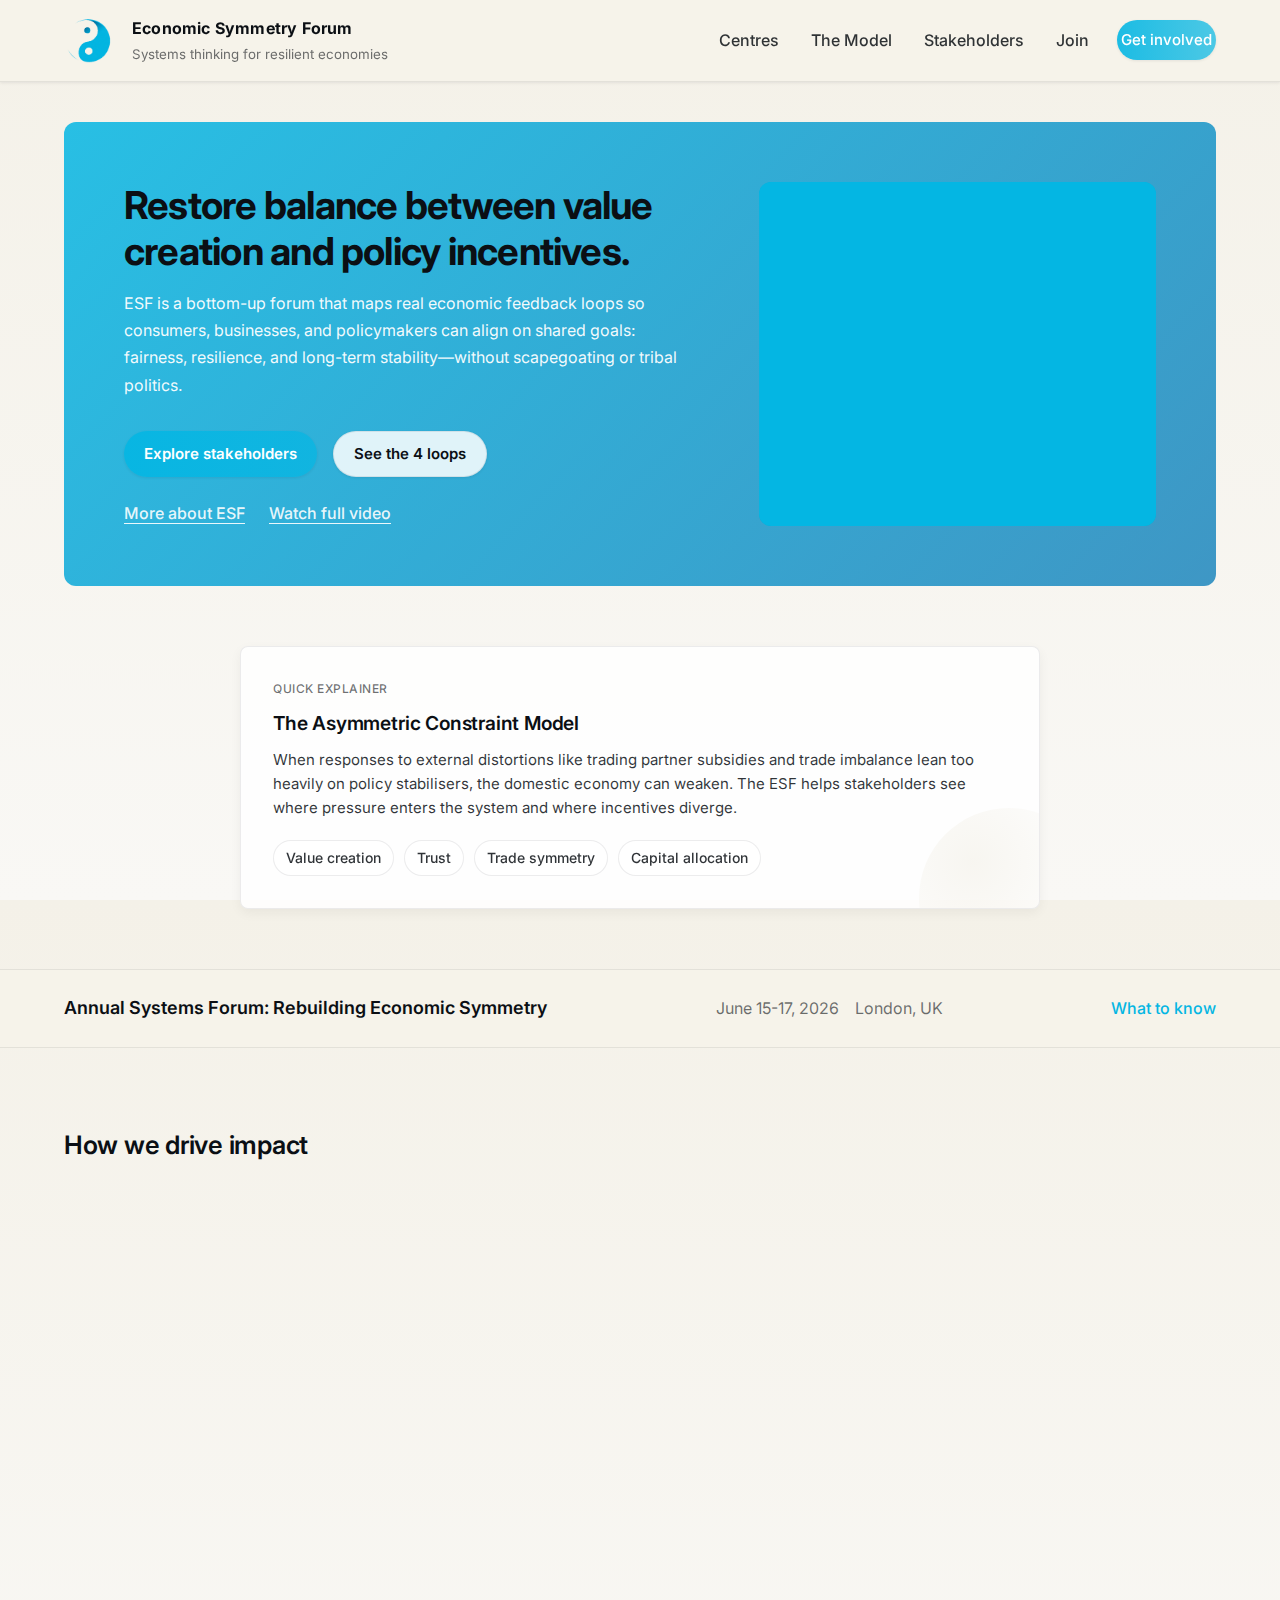
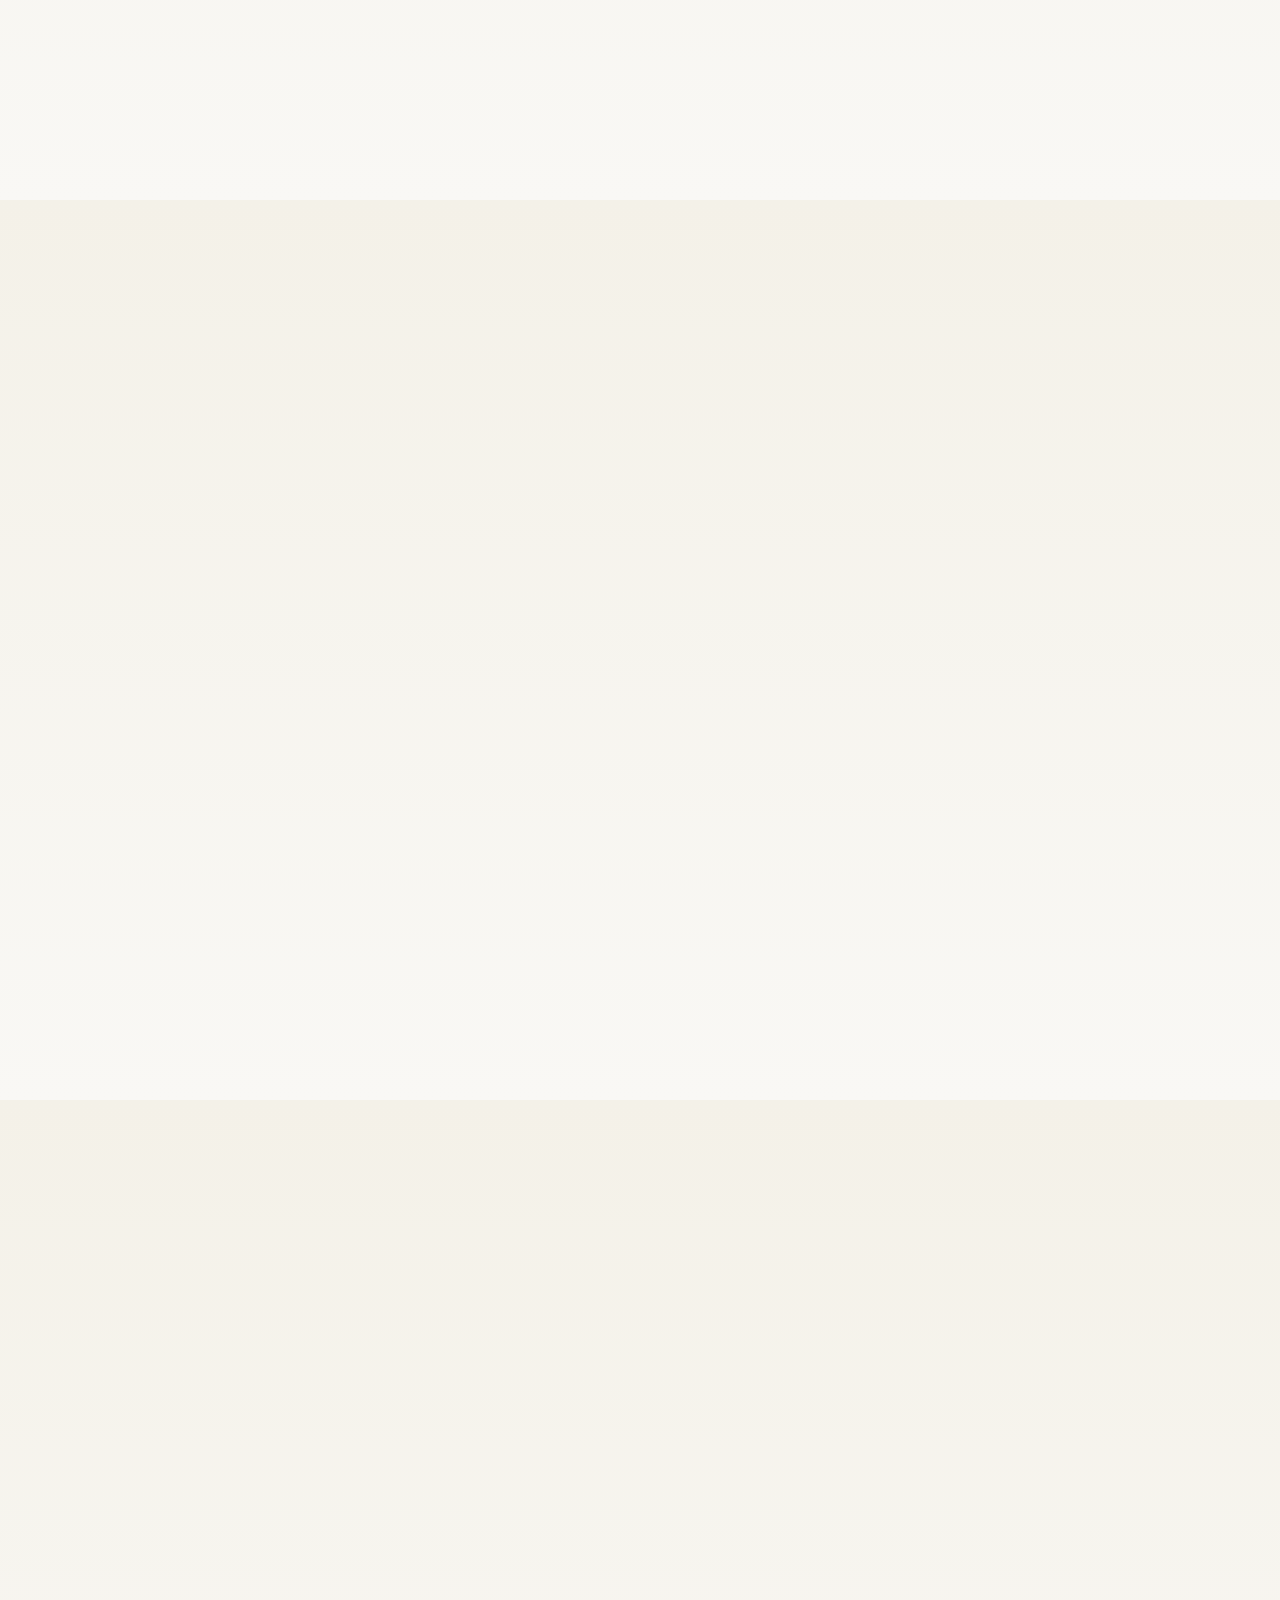
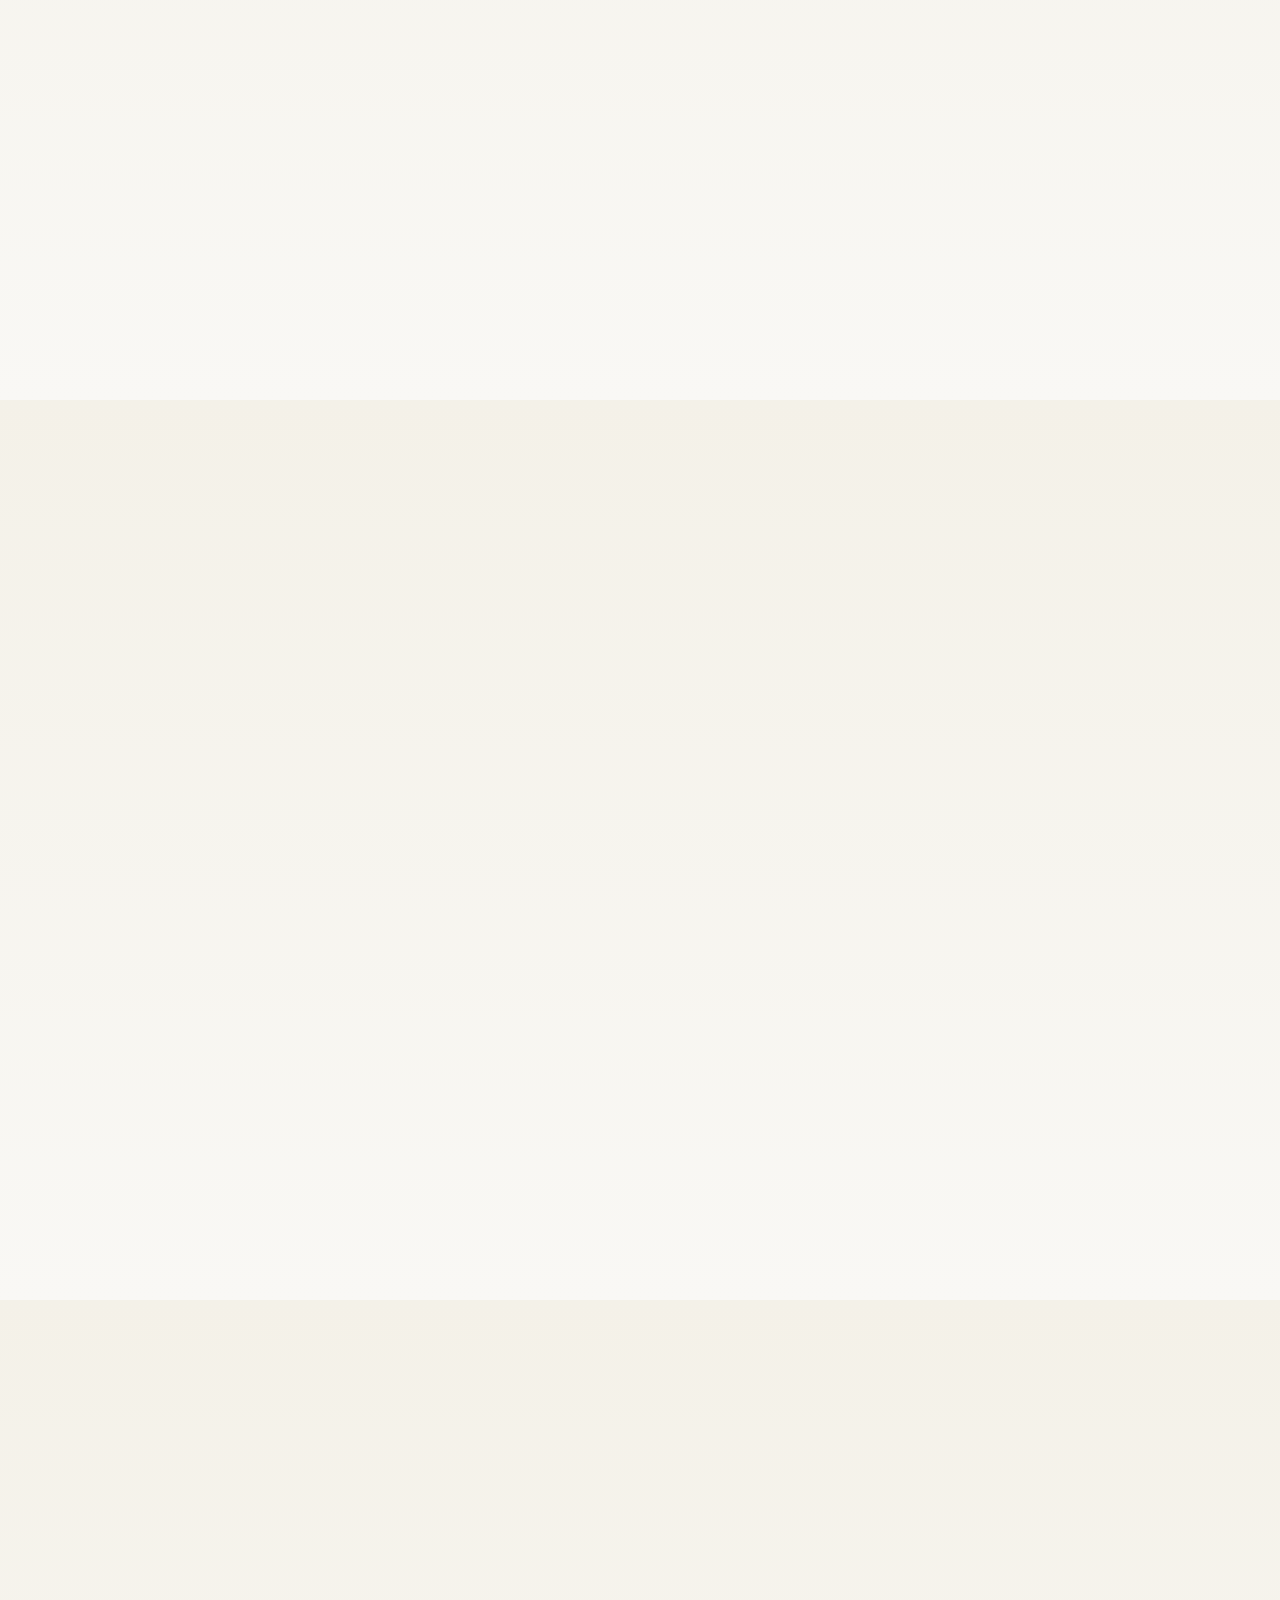
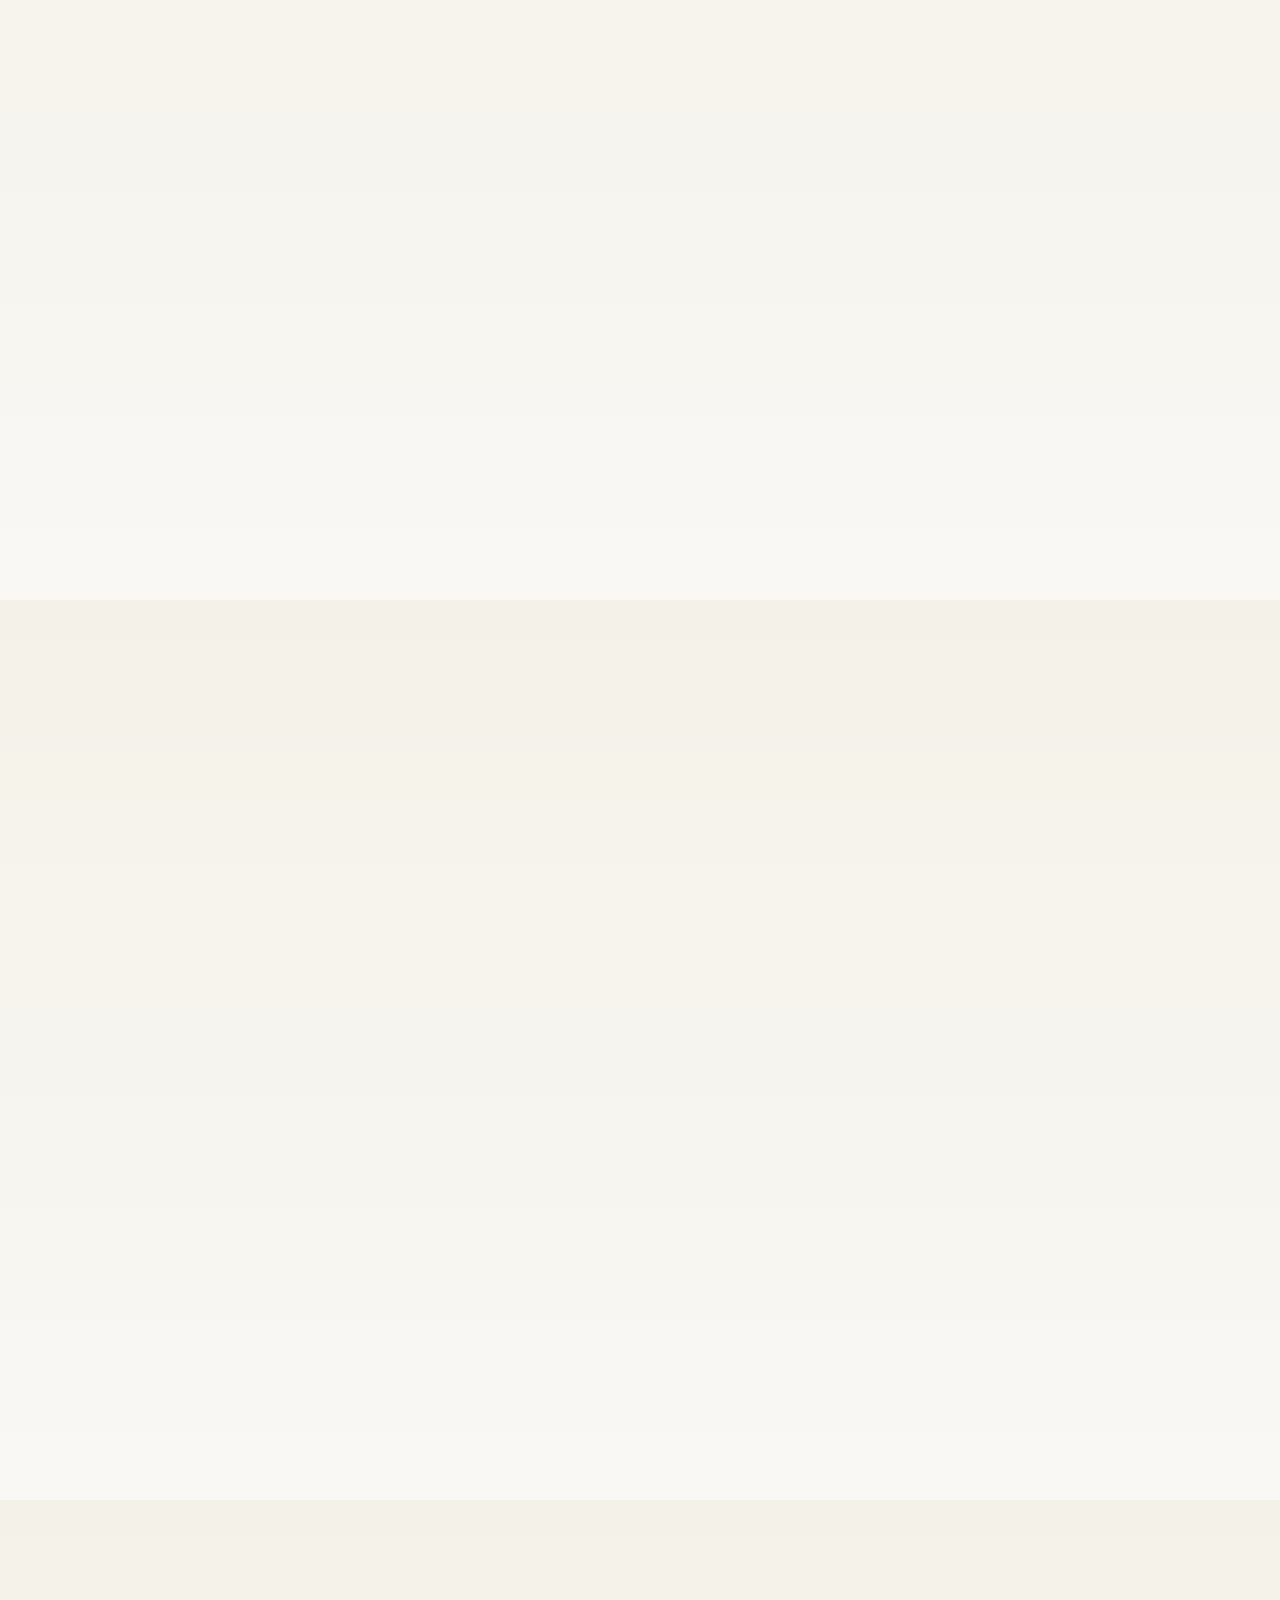
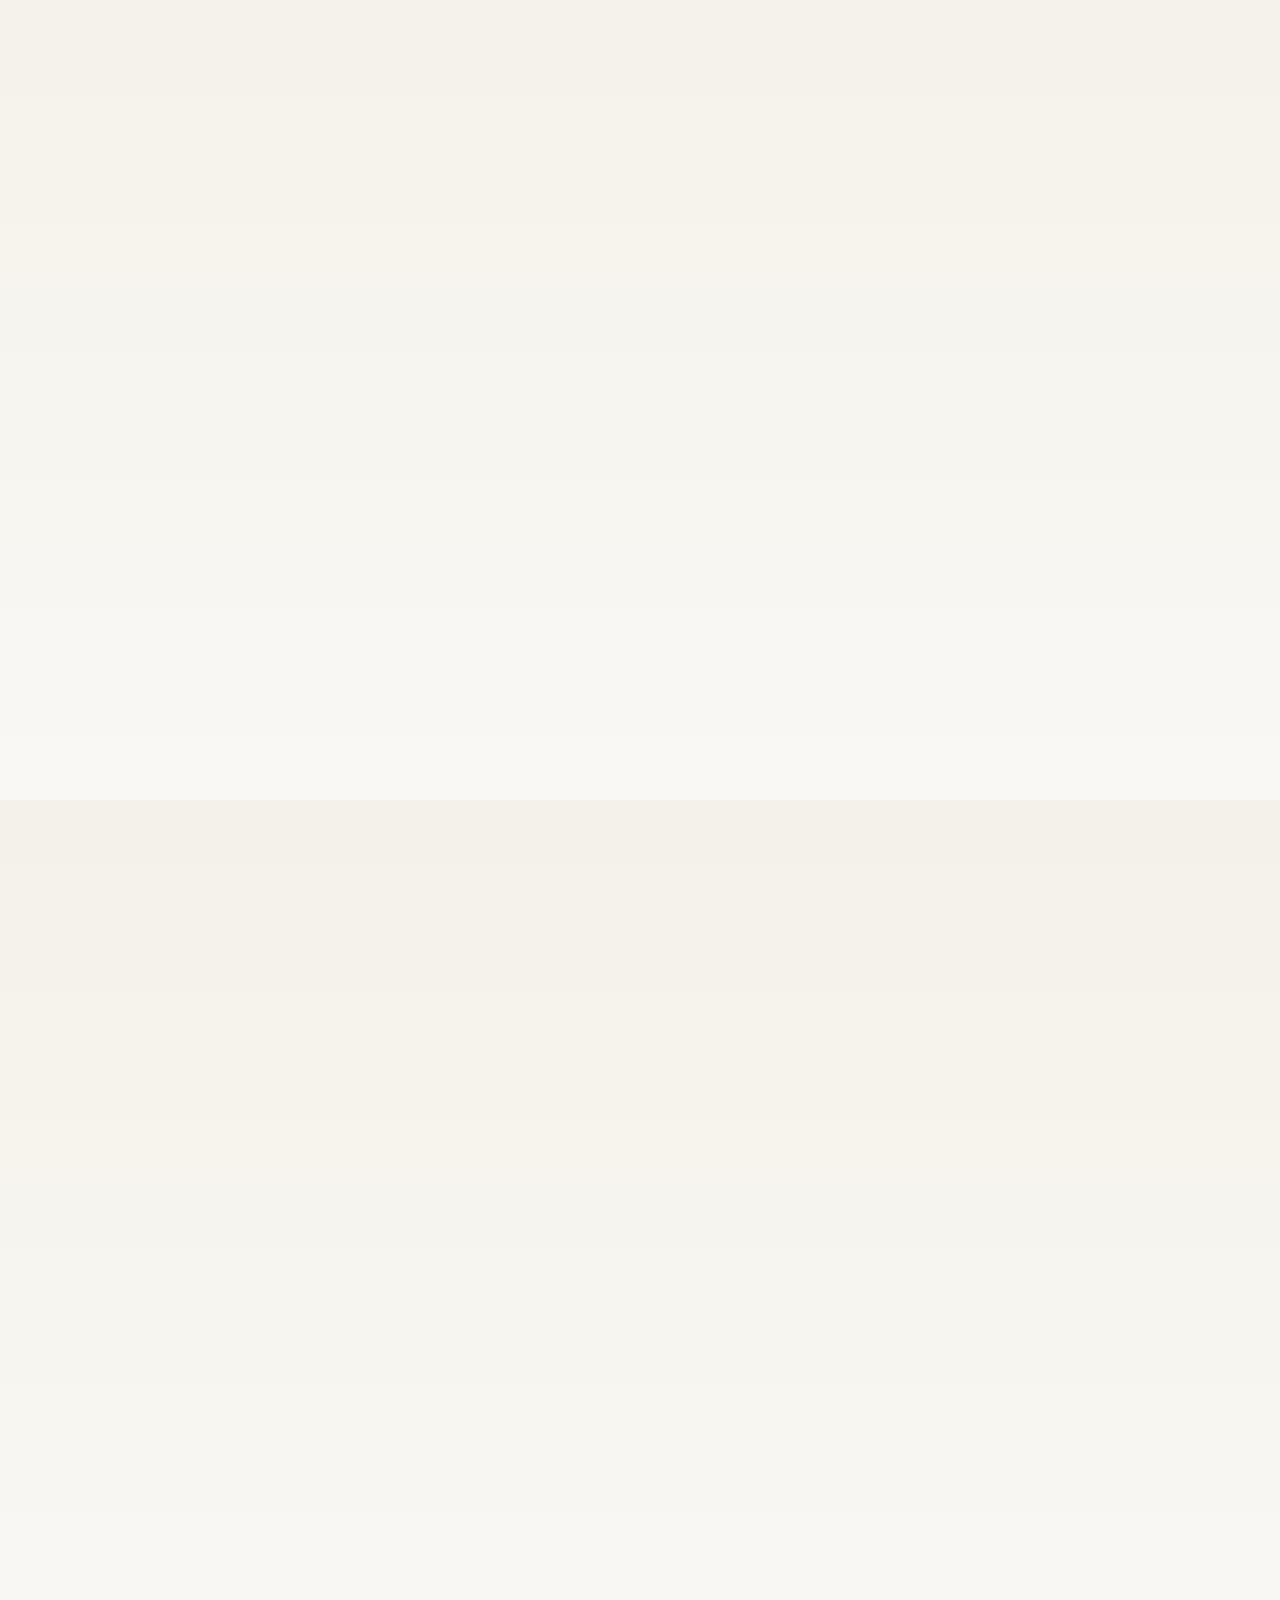
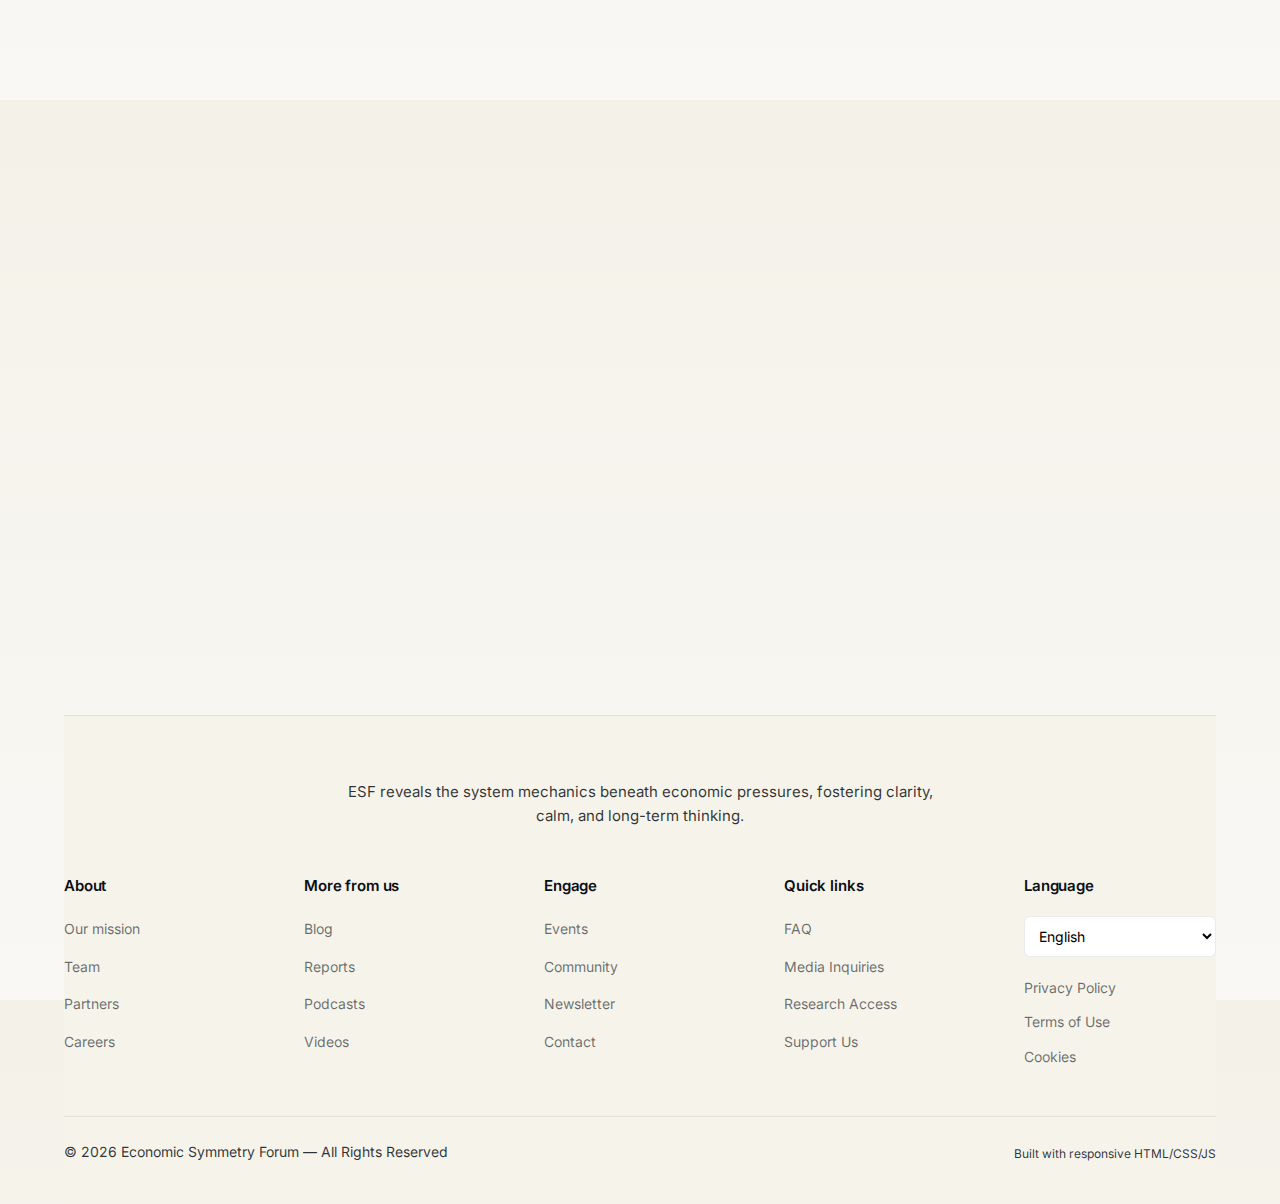
<file: index.html>
<!DOCTYPE html>
<html lang="en">
<head>
  <meta charset="utf-8" />
  <meta name="viewport" content="width=device-width,initial-scale=1" />
  <title>Economic Symmetry Forum (ESF)</title>
  <meta name="description" content="A bottom-up systems forum to restore balance between productive economies and policy incentives." />
  
  <!-- Open Graph tags for social sharing -->
  <meta property="og:title" content="Economic Symmetry Forum (ESF)" />
  <meta property="og:description" content="A bottom-up systems forum to restore balance between productive economies and policy incentives." />
  <meta property="og:type" content="website" />
  <meta property="og:url" content="https://economicsymmetryforum.org/" />
  <meta property="og:image" content="https://economicsymmetryforum.org/Thumbnail.png" />
  <meta property="og:image:alt" content="Economic Symmetry Forum visualization" />
  
  <!-- Twitter Card tags -->
  <meta name="twitter:card" content="summary_large_image" />
  <meta name="twitter:title" content="Economic Symmetry Forum (ESF)" />
  <meta name="twitter:description" content="A bottom-up systems forum to restore balance between productive economies and policy incentives." />
  <meta name="twitter:image" content="https://economicsymmetryforum.org/Thumbnail.png" />
  
  <!-- Favicon -->
  <link rel="icon" href="logo1.png" type="image/png" />
  <link rel="apple-touch-icon" href="logo1.png" />
  
  <!-- Preconnect to fonts if needed -->
  <link rel="preconnect" href="https://fonts.googleapis.com">
  <link rel="preconnect" href="https://fonts.gstatic.com" crossorigin>
  <link href="https://fonts.googleapis.com/css2?family=Inter:wght@400;500;600;700;800&display=swap" rel="stylesheet">
  
  <!-- Main CSS -->
  <link rel="stylesheet" href="styles.css">
  
  <!-- Structured Data for SEO -->
  <script type="application/ld+json">
  {
    "@context": "https://schema.org",
    "@type": "Organization",
    "name": "Economic Symmetry Forum",
    "url": "https://economicsymmetryforum.org/",
    "logo": "https://economicsymmetryforum.org/logo2.png",
    "description": "A bottom-up systems forum to restore balance between productive economies and policy incentives.",
    "sameAs": [
      "https://www.youtube.com/channel/economicsymmetryforum"
    ],
    "event": {
      "@type": "Event",
      "name": "Annual Systems Forum: Rebuilding Economic Symmetry",
      "startDate": "2026-06-15",
      "endDate": "2026-06-17",
      "location": {
        "@type": "Place",
        "name": "London, UK",
        "address": {
          "@type": "PostalAddress",
          "addressLocality": "London",
          "addressCountry": "UK"
        }
      },
      "description": "Conference bringing together stakeholders to address economic feedback loops"
    }
  }
  </script>
</head>

<body>
  <header class="header">
    <div class="header-container">
      <a class="brand" href="#top" aria-label="Economic Symmetry Forum home">
          <img src="logo2.png" alt="Economic Symmetry Forum logo" width="48" height="46" class="logo" style="border:0; outline:0; box-shadow:none;">
        <div>
          <strong>Economic Symmetry Forum</strong>
          <small>Systems thinking for resilient economies</small>
        </div>
      </a>

      <nav class="navlinks" aria-label="Primary">
        <a href="#centres">Centres</a>
        <a href="#model">The Model</a>
        <a href="#stakeholders">Stakeholders</a>
        <a href="#join">Join</a>
        <a class="btn primary" href="#join">Get involved</a>
      </nav>

      <button class="menu-toggle" aria-label="Toggle menu" aria-expanded="false">
        <span></span>
        <span></span>
        <span></span>
      </button>
    </div>
    
    <!-- Mobile Navigation - Static HTML instead of JS-generated -->
    <div class="mobile-nav">
      <nav aria-label="Mobile navigation">
        <a href="#centres">Centres</a>
        <a href="#model">The Model</a>
        <a href="#stakeholders">Stakeholders</a>
        <a href="#join">Join</a>
        <a class="btn primary" href="#join">Get involved</a>
      </nav>
    </div>
  </header>

  <main id="top">
    <div class="wrap">
      <!-- Hero Section -->
      <section class="hero">
        <div class="grid2">
          <div class="hero-content">
            <h1>Restore balance between value creation and policy incentives.</h1>
            <p class="lead">
              ESF is a bottom-up forum that maps real economic feedback loops so consumers, businesses, and policymakers can
              align on shared goals: fairness, resilience, and long-term stability—without scapegoating or tribal politics.
            </p>

            <div class="heroActions">
              <a class="btn primary" href="#stakeholders">Explore stakeholders</a>
              <a class="btn" href="#model">See the 4 loops</a>
            </div>

            <div class="secondary-links">
              <a href="#about">More about ESF</a>
              <a href="https://www.youtube.com/watch?v=kw6a2cUG6yY" target="_blank">Watch full video</a>
            </div>
          </div>

          <!-- Responsive YouTube video embed -->
          <div class="hero-visual">
            <div class="video-container">
              <iframe
                src="https://www.youtube.com/embed/kw6a2cUG6yY"
                title="Economic Symmetry Forum video"
                frameborder="0"
                allow="accelerometer; autoplay; clipboard-write; encrypted-media; gyroscope; picture-in-picture"
                allowfullscreen>
              </iframe>
            </div>
          </div>
        </div>
      </section>

      <!-- Video Modal Removed - Using direct YouTube links instead -->
    </div>
    
    <!-- Quick Explainer Section -->
    <div class="wrap">
      <section class="quick-explainer-section">
        <div class="card accentBuff">
          <div class="tag">Quick explainer</div>
          <h3>The Asymmetric Constraint Model</h3>
          <p>
            When responses to external distortions like trading partner subsidies and trade imbalance lean too heavily on policy
            stabilisers, the domestic economy can weaken. The ESF helps stakeholders see where pressure enters the system
            and where incentives diverge.
          </p>
          <div class="topics">
            <span class="pill">Value creation</span>
            <span class="pill">Trust</span>
            <span class="pill">Trade symmetry</span>
            <span class="pill">Capital allocation</span>
          </div>
        </div>
      </section>
    </div>
    
    <!-- Event Banner Section -->
    <section class="event-banner">
      <div class="event-content">
        <div class="event-title">Annual Systems Forum: Rebuilding Economic Symmetry</div>
        <div class="event-info">
          <span class="event-date">June 15-17, 2026</span>
          <span class="event-location">London, UK</span>
        </div>
        <a href="#event" class="event-link">What to know</a>
      </div>
    </section>
    
    <div class="wrap">
      <!-- Impact Section -->
      <section class="impact-section">
        <h2>How we drive impact</h2>
        <div class="cards impact-cards">
          <div class="card">
            <h3>Research Programmes</h3>
            <p>Evidence-based analysis of economic feedback loops and their impact on stakeholders across the system.</p>
            <a href="#programmes" class="card-link">Learn more</a>
          </div>
          <div class="card">
            <h3>Stakeholder Engagement</h3>
            <p>Bringing together diverse participants from productive economy, governance, and households.</p>
            <a href="#stakeholders" class="card-link">Learn more</a>
          </div>
          <div class="card">
            <h3>Policy Frameworks</h3>
            <p>Developing balanced approaches that respect both productive capacity and stabilization needs.</p>
            <a href="#policy" class="card-link">Learn more</a>
          </div>
          <div class="card">
            <h3>Economic Forums</h3>
            <p>Regular meetings and conferences to align on shared goals and foster cross-sector dialogue.</p>
            <a href="#forums" class="card-link">Learn more</a>
          </div>
        </div>
      </section>

      <!-- Centres Section -->
      <section id="centres" class="section">
        <h2>Our centres of focus</h2>
        <p class="section-intro">
          The Economic Symmetry Forum works through specialized centres that address key components of balanced economic systems.
        </p>
        <div class="cards centres-cards">
          <div class="card accentCyan">
            <h3>Productive Capital Centre</h3>
            <p>Analyzing flows of investment into productive vs. non-productive assets and their economic impacts.</p>
            <a href="#productive-capital" class="card-link">Learn more</a>
          </div>
          <div class="card accentBuff">
            <h3>Trade Integrity Centre</h3>
            <p>Mapping trade distortions and developing frameworks for more symmetrical international exchange.</p>
            <a href="#trade-integrity" class="card-link">Learn more</a>
          </div>
          <div class="card accentCyan">
            <h3>Monetary Transmission Centre</h3>
            <p>Studying how monetary policy affects different stakeholders and sectors of the real economy.</p>
            <a href="#monetary" class="card-link">Learn more</a>
          </div>
          <div class="card accentBuff">
            <h3>Housing & Land Centre</h3>
            <p>Addressing the intersection of land policy, housing affordability, and intergenerational equity.</p>
            <a href="#housing" class="card-link">Learn more</a>
          </div>
          <div class="card accentCyan">
            <h3>Energy & Resource Centre</h3>
            <p>Examining physical constraints in energy systems and their economic and policy implications.</p>
            <a href="#energy" class="card-link">Learn more</a>
          </div>
          <div class="card accentBuff">
            <h3>Governance Reform Centre</h3>
            <p>Developing frameworks for institutional design that balances stabilization and productive capacity.</p>
            <a href="#governance" class="card-link">Learn more</a>
          </div>
          <div class="card accentCyan">
            <h3>Future of Work Centre</h3>
            <p>Analyzing skills, labor markets, and the changing nature of productive contribution.</p>
            <a href="#work" class="card-link">Learn more</a>
          </div>
          <div class="card accentBuff">
            <h3>Generational Balance Centre</h3>
            <p>Studying intergenerational transfers and long-term capital preservation across time horizons.</p>
            <a href="#generational" class="card-link">Learn more</a>
          </div>
        </div>
      </section>

      <!-- Model Section -->
      <section id="model" class="section">
        <h2>The 4 feedback loops model</h2>
        <p class="section-intro">
          This is the "intrigue first" version: four loops that most people can grasp in under a minute.
          You can later expand into the full diagram for deeper analysis.
        </p>

        <div class="model-container">
          <div class="model-left">
            <div class="model-card top card accentCyan">
              <div class="tag">Left-side loop</div>
              <h3>Bank ↔ Business</h3>
              <p>Credit funds productive risk. Losses are absorbed at the point of risk, encouraging discipline.</p>
            </div>
            
            <div class="model-card bottom card accentCyan">
              <div class="tag">Left-side loop</div>
              <h3>Product ↔ Consumer</h3>
              <p>Consumers vote with spending. Competition rewards productivity, quality, and value creation.</p>
            </div>
          </div>
          
          <div class="model-center">
            <img src="4-Economic-Feedback-loops.png" alt="The 4 feedback loops model visualization showing Business and Government sides" width="600" height="450" class="model-image">
            <p class="model-caption">Visualization of the four key feedback loops in economic systems</p>
          </div>
          
          <div class="model-right">
            <div class="model-card top card accentBuff">
              <div class="tag">Right-side loop</div>
              <h3>Central Bank ↔ Government</h3>
              <p>Stabilisation can prevent collapse, but can also distort signals if used as a default response.</p>
            </div>
            
            <div class="model-card bottom card accentBuff">
              <div class="tag">Right-side loop</div>
              <h3>Policy ↔ Lobbyist</h3>
              <p>Influence concentrates where policy levers exist—risking capture, misallocation, and trust erosion.</p>
            </div>
          </div>
        </div>
      </section>

      <!-- Spotlight/Latest Analysis Section -->
      <section class="spotlight-section section">
        <h2>Latest analysis</h2>
        <p class="section-intro">Recent insights from our research centres and stakeholder dialogues.</p>
        
        <div class="spotlight-cards">
<article class="spotlight-card">
            <div class="spotlight-image">
              <img src="feedback-loops.png" alt="Housing Market Analysis" width="600" height="400" loading="lazy">
              <span class="tag">Housing & Land</span>
            </div>
            <div class="spotlight-content">
              <h3>Housing affordability: Symptom of monetary imbalance</h3>
              <p>How credit allocation and monetary policy create housing market distortions that affect generational equity.</p>
              <div class="spotlight-meta">
                <span>8 min read</span>
                <a href="#read-housing" class="spotlight-link">Read more</a>
              </div>
            </div>
          </article>
          
          <article class="spotlight-card">
            <div class="spotlight-image">
              <img src="4-Economic-Feedback-loops2.png" alt="Trade Relations" width="600" height="400" loading="lazy">
              <span class="tag">Trade Integrity</span>
            </div>
            <div class="spotlight-content">
              <h3>Mapping hidden subsidies in international trade</h3>
              <p>New research reveals the scale of undisclosed state support and its impacts on domestic manufacturing.</p>
              <div class="spotlight-meta">
                <span>12 min read</span>
                <a href="#read-trade" class="spotlight-link">Read more</a>
              </div>
            </div>
          </article>
          
          <article class="spotlight-card">
            <div class="spotlight-image">
              <img src="Thumbnail.png" alt="Energy Constraints" width="600" height="400" loading="lazy">
              <span class="tag">Energy & Resources</span>
            </div>
            <div class="spotlight-content">
              <h3>Energy reality gap: Policy vs. physical constraints</h3>
              <p>Examining the growing divergence between energy policy targets and engineering realities.</p>
              <div class="spotlight-meta">
                <span>10 min read</span>
                <a href="#read-energy" class="spotlight-link">Read more</a>
              </div>
            </div>
          </article>
        </div>
      </section>

      <!-- Topics Section -->
      <section class="topics-section section">
        <h2>Discover by topic</h2>
        <div class="topics-grid">
          <a href="#topic-productivity" class="topic-item">Productivity</a>
          <a href="#topic-monetary" class="topic-item">Monetary Policy</a>
          <a href="#topic-housing" class="topic-item">Housing</a>
          <a href="#topic-trade" class="topic-item">Trade</a>
          <a href="#topic-energy" class="topic-item">Energy</a>
          <a href="#topic-labor" class="topic-item">Labor Markets</a>
          <a href="#topic-governance" class="topic-item">Governance</a>
          <a href="#topic-generations" class="topic-item">Generational Equity</a>
        </div>
      </section>

      <!-- Geographies Section -->
      <section class="geographies-section section">
        <h2>Geographies in depth</h2>
        <div class="geography-cards">
          <div class="geography-card">
            <h3>North America</h3>
            <p>Manufacturing revival, trade relations, and monetary policy impacts.</p>
            <a href="#region-na" class="geography-link">Explore region</a>
          </div>
          <div class="geography-card">
            <h3>Europe</h3>
            <p>Energy transition challenges, monetary union dynamics, and regulatory frameworks.</p>
            <a href="#region-eu" class="geography-link">Explore region</a>
          </div>
          <div class="geography-card">
            <h3>Asia Pacific</h3>
            <p>Industrial policy, trade practices, and financial market evolution.</p>
            <a href="#region-apac" class="geography-link">Explore region</a>
          </div>
        </div>
      </section>

      <!-- Stakeholders Section -->
      <section id="stakeholders" class="section">
        <h2>Stakeholders with shared goals</h2>
        <p class="section-intro">
          ESF is designed to find common objectives across groups that often talk past each other.
          Use the filters to see where interests overlap.
        </p>

        <div class="stakeholderWrap">
          <div class="filters" id="filters"></div>

          <div class="searchRow">
            <input id="q" type="search" placeholder="Search stakeholders, concerns, goals (e.g. housing, trade, pensions)..." />
            <button class="btn" id="clearBtn" type="button">Clear</button>
          </div>

          <div class="table-container">
            <table aria-label="Stakeholder table">
              <thead>
                <tr>
                  <th style="min-width:220px;">Group</th>
                  <th style="min-width:280px;">Shared concern</th>
                  <th style="min-width:260px;">Common goal</th>
                  <th style="min-width:220px;">System lever</th>
                  <th style="min-width:180px;">Community</th>
                </tr>
              </thead>
              <tbody id="rows"></tbody>
            </table>
          </div>
        </div>
      </section>

      <!-- Newsletter Section -->
      <section class="newsletter-section section">
        <h2>Stay informed</h2>
        <p>Subscribe to our newsletter for updates on research, events, and stakeholder dialogues.</p>
        <form class="newsletter-form" action="#" method="post">
          <div class="form-input-group">
            <input type="email" name="email" placeholder="Your email address" required>
            <button type="submit" class="btn primary">Subscribe</button>
          </div>
          <p class="privacy-note">We respect your privacy. Your information will only be used for ESF communications.</p>
        </form>
      </section>

      <!-- In the News Section -->
      <section class="news-section section">
        <h2>In the news</h2>
        <ul class="news-links">
          <li><a href="#news1" class="news-item"><span class="news-source">Financial Times:</span> New study challenges conventional monetary transmission models</a></li>
          <li><a href="#news2" class="news-item"><span class="news-source">The Economist:</span> Mapping the feedback loops in housing markets</a></li>
          <li><a href="#news3" class="news-item"><span class="news-source">Wall Street Journal:</span> ESF brings together unusual coalition of stakeholders</a></li>
          <li><a href="#news4" class="news-item"><span class="news-source">Bloomberg:</span> Rethinking productive investment in an era of monetary dominance</a></li>
        </ul>
      </section>

      <!-- Digital Initiatives Section -->
      <section class="initiatives-section section">
        <h2>Digital initiatives</h2>
        <div class="initiative-cards">
          <div class="initiative-card">
            <h3>Economic Feedback Loop Visualizer</h3>
            <p>Interactive tool for exploring system connections and pressure points in real-time.</p>
            <a href="#initiative1" class="btn">Try the tool</a>
          </div>
          <div class="initiative-card">
            <h3>Stakeholder Dialogue Platform</h3>
            <p>Secure digital space for cross-sector dialogue and problem-solving.</p>
            <a href="#initiative2" class="btn">Join dialogue</a>
          </div>
        </div>
      </section>

      <!-- Join Section -->
      <section id="join" class="section">
        <h2>Join the forum</h2>
        <p class="section-intro">
          If you're building, researching, running a business, working in public services, or just trying to understand what's changing —
          you're welcome here.
        </p>
        <div class="join-actions">
          <a class="btn primary" href="#" onclick="alert('Replace this with your Circle invite link.'); return false;">Join ESF community</a>
          <a class="btn" href="#" onclick="alert('Replace this with your newsletter/substack link.'); return false;">Get updates</a>
          <a class="btn" href="#" onclick="alert('Replace this with your YouTube channel link.'); return false;">Watch explainers</a>
        </div>
      </section>

      <!-- Footer -->
      <footer class="footer">
        <div class="footer-columns">
          <div class="footer-column">
            <h4>About</h4>
            <ul>
              <li><a href="#mission">Our mission</a></li>
              <li><a href="#team">Team</a></li>
              <li><a href="#partners">Partners</a></li>
              <li><a href="#careers">Careers</a></li>
            </ul>
          </div>
          <div class="footer-column">
            <h4>More from us</h4>
            <ul>
              <li><a href="#blog">Blog</a></li>
              <li><a href="#reports">Reports</a></li>
              <li><a href="#podcasts">Podcasts</a></li>
              <li><a href="#videos">Videos</a></li>
            </ul>
          </div>
          <div class="footer-column">
            <h4>Engage</h4>
            <ul>
              <li><a href="#events">Events</a></li>
              <li><a href="#community">Community</a></li>
              <li><a href="#newsletter">Newsletter</a></li>
              <li><a href="#contact">Contact</a></li>
            </ul>
          </div>
          <div class="footer-column">
            <h4>Quick links</h4>
            <ul>
              <li><a href="#faq">FAQ</a></li>
              <li><a href="#media">Media Inquiries</a></li>
              <li><a href="#research">Research Access</a></li>
              <li><a href="#support">Support Us</a></li>
            </ul>
          </div>
          <div class="footer-column">
            <h4>Language</h4>
            <select class="language-selector">
              <option value="en">English</option>
              <option value="fr">Français</option>
              <option value="de">Deutsch</option>
              <option value="es">Español</option>
            </select>
            <div class="legal-links">
              <a href="#privacy">Privacy Policy</a>
              <a href="#terms">Terms of Use</a>
              <a href="#cookies">Cookies</a>
            </div>
          </div>
        </div>
        <div class="footer-bottom">
          <p>© <span id="year"></span> Economic Symmetry Forum — All Rights Reserved</p>
          <p class="footer-note">Built with responsive HTML/CSS/JS</p>
        </div>
      </footer>
    </div>
  </main>

  <script src="script.js"></script>
</body>
</html>
</file>
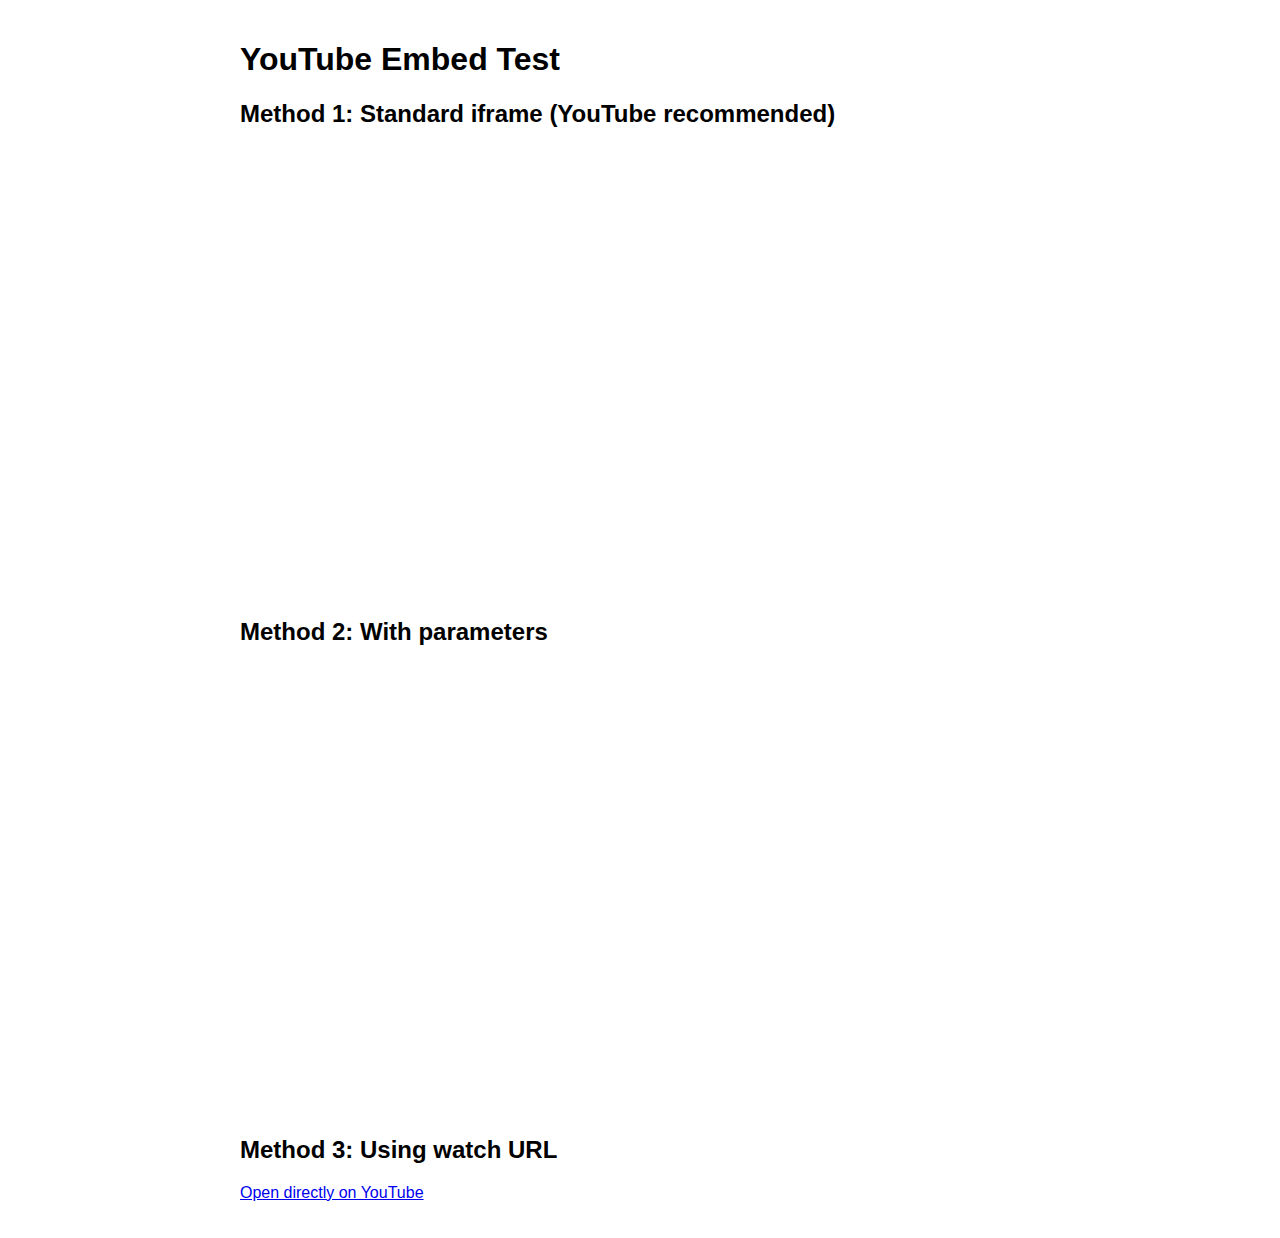
<file: youtube-test.html>
<!DOCTYPE html>
<html lang="en">
<head>
  <meta charset="UTF-8">
  <meta name="viewport" content="width=device-width, initial-scale=1.0">
  <title>YouTube Embed Test</title>
  <style>
    body {
      font-family: Arial, sans-serif;
      max-width: 800px;
      margin: 0 auto;
      padding: 20px;
    }
    .video-container {
      position: relative;
      width: 100%;
      height: 0;
      padding-bottom: 56.25%; /* 16:9 aspect ratio */
      margin: 20px 0;
    }
    .video-container iframe {
      position: absolute;
      top: 0;
      left: 0;
      width: 100%;
      height: 100%;
    }
  </style>
</head>
<body>
  <h1>YouTube Embed Test</h1>
  
  <h2>Method 1: Standard iframe (YouTube recommended)</h2>
  <div class="video-container">
    <iframe width="560" height="315" 
            src="https://www.youtube.com/embed/kw6a2cUG6yY" 
            frameborder="0" 
            allow="accelerometer; autoplay; clipboard-write; encrypted-media; gyroscope; picture-in-picture" 
            allowfullscreen>
    </iframe>
  </div>

  <h2>Method 2: With parameters</h2>
  <div class="video-container">
    <iframe width="560" height="315" 
            src="https://www.youtube.com/embed/kw6a2cUG6yY?autoplay=0&rel=0&modestbranding=1" 
            frameborder="0" 
            allow="accelerometer; autoplay; clipboard-write; encrypted-media; gyroscope; picture-in-picture" 
            allowfullscreen>
    </iframe>
  </div>

  <h2>Method 3: Using watch URL</h2>
  <p><a href="https://www.youtube.com/watch?v=kw6a2cUG6yY" target="_blank">Open directly on YouTube</a></p>
</body>
</html>
</file>
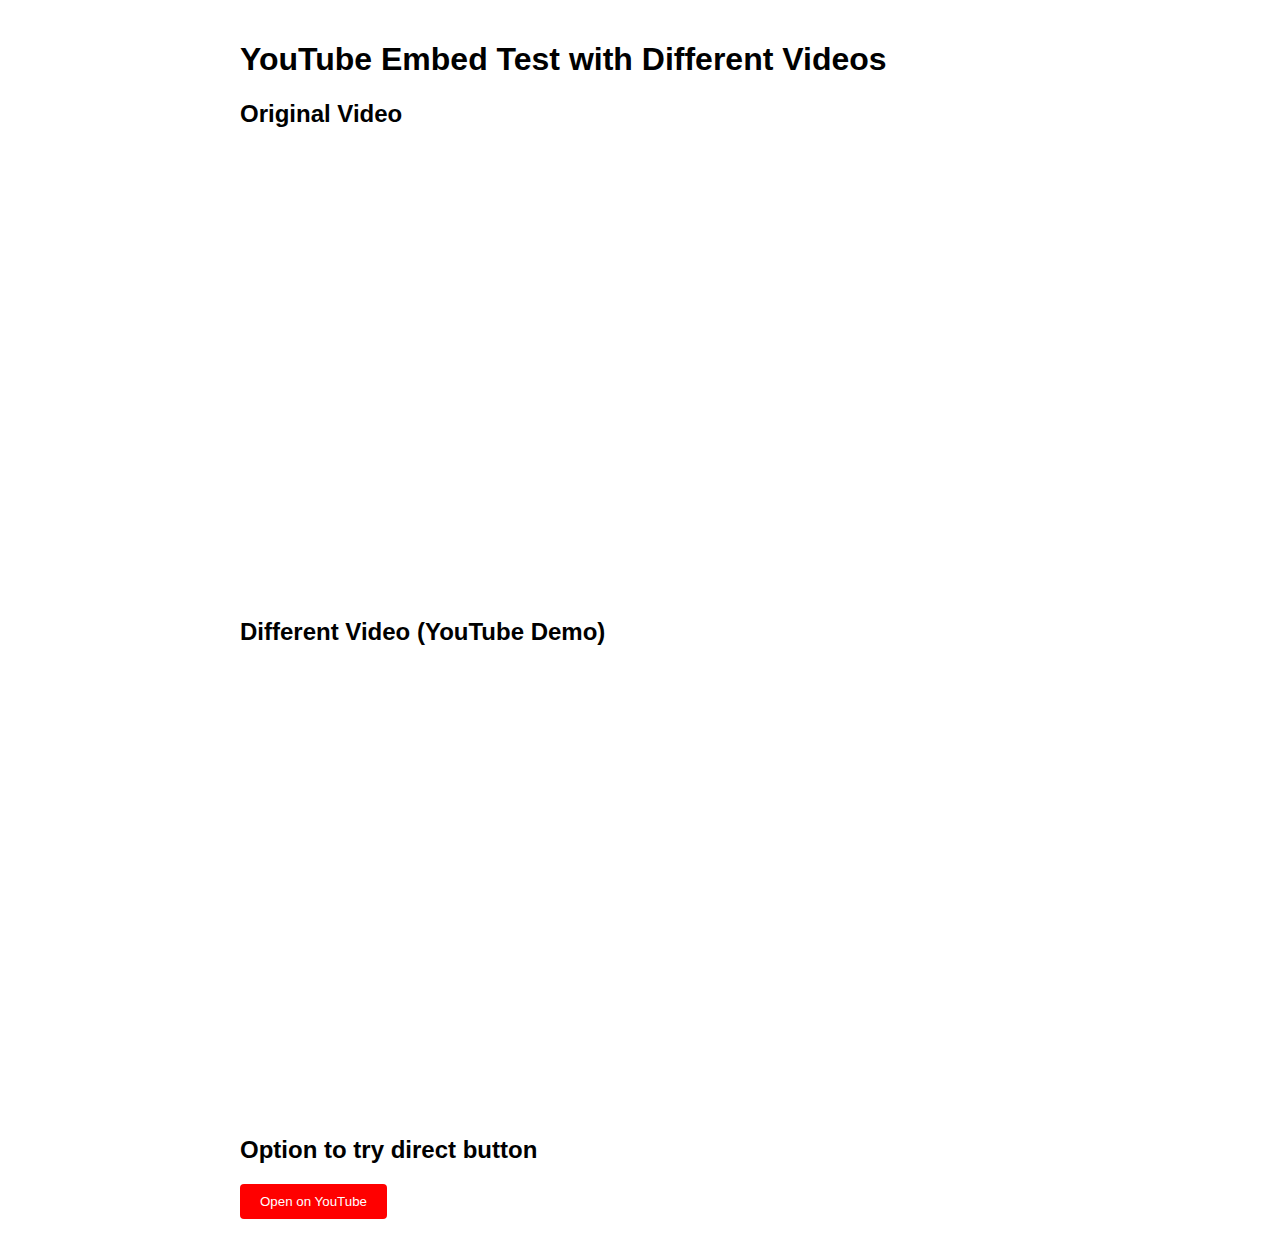
<file: youtube-test2.html>
<!DOCTYPE html>
<html lang="en">
<head>
  <meta charset="UTF-8">
  <meta name="viewport" content="width=device-width, initial-scale=1.0">
  <title>YouTube Embed Test 2</title>
  <style>
    body {
      font-family: Arial, sans-serif;
      max-width: 800px;
      margin: 0 auto;
      padding: 20px;
    }
    .video-container {
      position: relative;
      width: 100%;
      height: 0;
      padding-bottom: 56.25%; /* 16:9 aspect ratio */
      margin: 20px 0;
    }
    .video-container iframe {
      position: absolute;
      top: 0;
      left: 0;
      width: 100%;
      height: 100%;
    }
  </style>
</head>
<body>
  <h1>YouTube Embed Test with Different Videos</h1>
  
  <h2>Original Video</h2>
  <div class="video-container">
    <iframe width="560" height="315" 
            src="https://www.youtube.com/embed/kw6a2cUG6yY" 
            frameborder="0" 
            allow="accelerometer; autoplay; clipboard-write; encrypted-media; gyroscope; picture-in-picture" 
            allowfullscreen>
    </iframe>
  </div>

  <h2>Different Video (YouTube Demo)</h2>
  <div class="video-container">
    <iframe width="560" height="315" 
            src="https://www.youtube.com/embed/M7lc1UVf-VE" 
            frameborder="0" 
            allow="accelerometer; autoplay; clipboard-write; encrypted-media; gyroscope; picture-in-picture" 
            allowfullscreen>
    </iframe>
  </div>

  <h2>Option to try direct button</h2>
  <p>
    <a href="https://www.youtube.com/watch?v=kw6a2cUG6yY" target="_blank" class="btn">
      <button style="padding: 10px 20px; cursor: pointer; background-color: #ff0000; color: white; border: none; border-radius: 4px;">
        Open on YouTube
      </button>
    </a>
  </p>
</body>
</html>
</file>
<file: styles.css>
/* 
 * Economic Symmetry Forum (ESF) 
 * Design system inspired by WEF aesthetics with ESF branding
 */

/* Design token system - Phase 1 */
:root {
  /* Primary branding */
  --cyan: #04b6e3;             /* ESF primary brand color (used sparingly) */
  --cyan-light: rgba(4, 182, 227, 0.1);
  --cyan-medium: rgba(4, 182, 227, 0.3);
  --cyan-gradient: linear-gradient(to right, rgba(4, 182, 227, 0.9), rgba(4, 182, 227, 0.7));

  /* Secondary branding */
  --buff: #c5b78b;             /* ESF secondary brand color */
  --buff-light: rgba(197, 183, 139, 0.1);
  --buff-medium: rgba(197, 183, 139, 0.3);
  
  /* Neutrals - refined for institutional feel */
  --ink: #0b0f14;              /* Primary text */
  --ink-soft: rgba(11, 15, 20, 0.85); /* Secondary text */
  --ink-muted: rgba(11, 15, 20, 0.6); /* Tertiary/muted text */
  
  /* Backgrounds - calmer tones */
  --paper: #f6f3ea;            /* Main background - slightly warmer than pure white */
  --paper-gradient: linear-gradient(to bottom, #f4f1e8, #f9f8f5); /* Subtle vertical gradient - reversed */
  --card-bg: rgba(255, 255, 255, 0.85); /* Card backgrounds with slight transparency */
  --section-divider: linear-gradient(to bottom, rgba(0,0,0,0), rgba(0,0,0,0.03)); /* Reversed */
  
  /* UI Elements */
  --border: rgba(11, 15, 20, 0.08);   /* Subtle borders */
  --focus-ring: rgba(4, 182, 227, 0.25); /* Focus indicators */
  
  /* Shadows - more subtle */
  --shadow-sm: 0 1px 3px rgba(11, 15, 20, 0.08);
  --shadow-md: 0 4px 12px rgba(11, 15, 20, 0.05);
  --shadow-lg: 0 8px 24px rgba(11, 15, 20, 0.06);
  --shadow-hover: 0 6px 14px rgba(11, 15, 20, 0.1);
  
  /* Radius - consistent values */
  --radius-sm: 6px;
  --radius: 8px;   /* Standard radius */
  --radius-lg: 12px;
  --radius-pill: 9999px;
  
  /* Layout */
  --max-width: 1200px;
  --section-spacing: 100px; /* Increased for more breathing room */
  --content-spacing: 64px;  /* Spacing between content blocks */
  
  /* Typography */
  --mono: ui-monospace, SFMono-Regular, Menlo, Monaco, Consolas, "Liberation Mono", "Courier New", monospace;
  --sans: 'Inter', system-ui, -apple-system, Segoe UI, Roboto, Ubuntu, Cantarell, "Helvetica Neue", Arial, "Noto Sans", sans-serif;
}

/* Base Styles - Phase 1 normalization */
* {
  box-sizing: border-box;
  margin: 0;
  padding: 0;
}

html {
  scroll-behavior: smooth;
  height: 100%;
}

body {
  font-family: var(--sans);
  font-size: 16px;
  font-weight: 400;
  line-height: 1.6;
  color: var(--ink);
  background: var(--paper-gradient);
  position: relative;
}

/* After analyzing WEF, removed the radial gradients for a cleaner look */

h1, h2, h3, h4, h5, h6 {
  margin: 0 0 0.5em;
  font-weight: 600; /* Reduced from 700 for more elegant feel */
  line-height: 1.3;
  letter-spacing: -0.01em;
  color: var(--ink);
}

/* Typography refinement - Phase 2 */
h1 {
  font-size: clamp(32px, 3vw, 42px);
  line-height: 1.2;
  letter-spacing: -0.02em;
  margin-bottom: 16px;
  font-weight: 700;
}

h2 {
  font-size: clamp(24px, 2vw, 32px);
  margin-bottom: 16px;
  font-weight: 600;
}

h3 {
  font-size: clamp(18px, 1.5vw, 22px);
  font-weight: 600;
  margin-bottom: 12px;
}

p {
  margin: 0 0 1.2em;
  color: var(--ink-soft);
}

a {
  color: inherit;
  text-decoration: none;
  transition: color 0.2s ease;
}

ul {
  list-style: none;
}

img {
  max-width: 100%;
  height: auto;
  display: block;
}

/* Layout - Phase 4 rhythm refinement */
.wrap {
  max-width: var(--max-width);
  margin: 0 auto;
  padding: 0 24px;
}

.section {
  margin: var(--section-spacing) 0;
  position: relative;
}

/* Adding subtle section transitions - Phase 4 */
.section:after {
  content: "";
  position: absolute;
  bottom: calc(-1 * var(--section-spacing) / 2);
  left: 0;
  right: 0;
  height: 80px;
  background: var(--section-divider);
  z-index: -1;
  pointer-events: none;
}

.section h2 {
  margin-bottom: 12px;
}

.section-intro {
  font-size: 18px;
  color: var(--ink-soft);
  max-width: 720px;
  margin-bottom: 40px;
  line-height: 1.5;
}

.grid2 {
  display: grid;
  grid-template-columns: 1.2fr 0.8fr;
  gap: 40px;
}

/* Header - WEF style */
.header {
  position: sticky;
  top: 0;
  z-index: 100;
  background: var(--paper);
  border-bottom: 1px solid var(--border);
  padding: 16px 0;
  width: 100%;
  box-shadow: var(--shadow-sm);
}

.header-container {
  display: flex;
  justify-content: space-between;
  align-items: center;
  max-width: var(--max-width);
  margin: 0 auto;
  padding: 0 24px;
}

.brand {
  display: flex;
  align-items: center;
  gap: 12px;
  text-decoration: none;
}

.logo {
  width: 48px;
  height: 46px;
  margin-right: 8px;
  border: none;
  box-shadow: none;
}

.brand strong {
  font-weight: 700;
  letter-spacing: 0.2px;
  color: var(--ink);
}

.brand small {
  display: block;
  color: var(--ink-muted);
  font-weight: 400;
  margin-top: 2px;
}

.navlinks {
  display: flex;
  gap: 24px;
  align-items: center;
}

.navlinks a {
  text-decoration: none;
  color: var(--ink-soft);
  padding: 8px 4px;
  font-weight: 500;
  position: relative;
  transition: color 0.2s ease;
}

.navlinks a:hover {
  color: var(--ink);
}

/* Subtle underline animation for nav links */
.navlinks a:not(.btn)::after {
  content: "";
  position: absolute;
  left: 0;
  right: 0;
  bottom: 0;
  height: 2px;
  background: var(--cyan);
  transform: scaleX(0);
  transition: transform 0.3s ease;
}

.navlinks a:not(.btn):hover::after {
  transform: scaleX(1);
}

.menu-toggle {
  display: none;
  background: none;
  border: none;
  cursor: pointer;
  width: 40px;
  height: 40px;
  position: relative;
  z-index: 102;
}

.menu-toggle span {
  display: block;
  width: 24px;
  height: 2px;
  background: var(--ink);
  margin: 5px auto;
  transition: transform 0.3s ease, opacity 0.3s ease;
}

/* Button Styles - More restrained, WEF-like */
.btn {
  display: inline-flex;
  align-items: center;
  justify-content: center;
  border-radius: var(--radius-pill);
  padding: 10px 20px;
  font-weight: 600;
  font-size: 15px;
  border: 1px solid var(--border);
  background: var(--card-bg);
  color: var(--ink);
  box-shadow: var(--shadow-sm);
  cursor: pointer;
  text-decoration: none;
  transition: all 0.25s ease;
}

.btn:hover {
  transform: translateY(0); /* No movement jumps - Phase 5 */
  background: white;
  box-shadow: var(--shadow-md);
}

.btn.primary {
  border: none;
  background: var(--cyan-gradient);
  color: white;
}

.btn.primary:hover {
  box-shadow: var(--shadow-hover);
  filter: brightness(1.05);
}

/* Pills and Tags - More institutional */
.pill {
  display: inline-flex;
  align-items: center;
  gap: 6px;
  padding: 6px 12px;
  border-radius: var(--radius-pill);
  border: 1px solid var(--border);
  background: rgba(255, 255, 255, 0.5);
  backdrop-filter: blur(4px);
  font-weight: 500;
  font-size: 14px;
  color: var(--ink-soft);
  white-space: nowrap;
}

.tag {
  font-family: var(--sans);
  font-size: 12px;
  font-weight: 500;
  color: var(--ink-muted);
  margin-bottom: 8px;
  text-transform: uppercase;
  letter-spacing: 0.5px;
}

/* Hero Section - Phase 3 refinement */
.hero {
  margin-top: 40px;
  padding: 60px;
  border-radius: var(--radius-lg);
  /* Softer gradient as per Phase 3 */
  background: linear-gradient(135deg, rgba(4, 182, 227, 0.85), rgba(0, 119, 182, 0.75));
  overflow: hidden;
  position: relative;
}

.hero-content {
  position: relative;
  z-index: 1;
}

.lead {
  font-size: clamp(16px, 1.2vw, 18px);
  color: rgba(255, 255, 255, 0.95);
  line-height: 1.7;
  max-width: 56ch;
  margin-bottom: 32px;
}

.heroActions {
  display: flex;
  flex-wrap: wrap;
  gap: 16px;
  margin-bottom: 24px;
}

.secondary-links {
  display: flex;
  gap: 24px;
  margin-top: 20px;
}

.secondary-links a {
  color: rgba(255, 255, 255, 0.9);
  font-weight: 500;
  text-decoration: underline;
  text-underline-offset: 4px;
  transition: color 0.2s ease;
}

.secondary-links a:hover {
  color: white;
}

.hero-visual {
  position: relative;
}

/* Video Thumbnail and Play Button */
.video-thumbnail {
  position: relative;
  overflow: hidden;
  border-radius: var(--radius-lg);
  background-color: rgba(0, 0, 0, 0.1);
  box-shadow: var(--shadow-lg);
  cursor: pointer;
  width: 100%;
  height: 0;
  padding-bottom: 56.25%; /* 16:9 aspect ratio */
}

/* YouTube button style matching the screenshot */
.yt-button {
  display: flex;
  flex-direction: column;
  align-items: center;
  justify-content: center;
  background-color: white;
  color: var(--cyan);
  width: 90px;
  height: 90px;
  border-radius: 50%;
  padding: 10px;
  font-size: 14px;
  font-weight: 600;
  text-align: center;
  box-shadow: var(--shadow-lg);
  transition: transform 0.2s ease, background-color 0.2s ease;
  text-decoration: none;
  border: 2px solid white;
}

.yt-button svg {
  margin-bottom: 5px;
  width: 16px;
  height: 16px;
}

.yt-button:hover {
  background-color: rgba(255, 255, 255, 0.9);
  transform: scale(1.05);
  box-shadow: 0 0 25px rgba(255, 255, 255, 0.5);
}

/* Hero visual section for video embedding */
.hero-visual {
  position: relative;
  height: 100%;
  min-height: 300px;
  background-color: var(--cyan);
  border-radius: var(--radius-lg);
  overflow: hidden;
}

/* Responsive YouTube video container */
.video-container {
  position: relative;
  padding-bottom: 56.25%; /* 16:9 aspect ratio */
  height: 0;
  overflow: hidden;
  border-radius: var(--radius-lg);
  width: 100%;
  height: 100%;
  background-color: var(--cyan);
  box-shadow: var(--shadow-lg);
}

.video-container iframe {
  position: absolute;
  top: 0;
  left: 0;
  width: 100%;
  height: 100%;
  border: 0;
}

/* Keeping legacy container for backward compatibility */
.yt-button-container {
  display: flex;
  align-items: center;
  justify-content: center;
  height: 100%;
  width: 100%;
}

.thumbnail-video {
  position: absolute;
  top: 0;
  left: 0;
  width: 100%;
  height: 100%;
  object-fit: contain; /* Changed from cover to ensure full image is visible */
  border-radius: var(--radius-lg);
  max-height: 100%;
  max-width: 100%;
  display: block;
}

.play-overlay {
  position: absolute;
  top: 0;
  left: 0;
  width: 100%;
  height: 100%;
  display: flex;
  flex-direction: column;
  justify-content: center;
  align-items: center;
  background-color: rgba(0, 0, 0, 0.4);
  color: white;
  transition: background-color 0.3s ease;
  border-radius: var(--radius-lg);
}

.play-button {
  display: flex;
  justify-content: center;
  align-items: center;
  width: 64px;
  height: 64px;
  border-radius: 50%;
  background-color: rgba(4, 182, 227, 0.9);
  margin-bottom: 12px;
  transition: transform 0.2s ease, background-color 0.2s ease;
  box-shadow: 0 0 20px rgba(0, 0, 0, 0.3);
}

.play-button svg {
  width: 24px;
  height: 24px;
  margin-left: 4px; /* Slight offset for the play triangle */
  stroke: white;
  fill: white;
}

.play-text {
  font-weight: 500;
  font-size: 16px;
  text-shadow: 0 1px 3px rgba(0, 0, 0, 0.5);
}

.video-thumbnail:hover .play-overlay {
  background-color: rgba(0, 0, 0, 0.3);
}

.video-thumbnail:hover .play-button {
  transform: scale(1.1);
  background-color: var(--cyan);
}

/* Video Modal */
.modal {
  display: none;
  position: fixed;
  z-index: 1000;
  top: 0;
  left: 0;
  width: 100%;
  height: 100%;
  background-color: rgba(0, 0, 0, 0.9);
  overflow: auto;
  opacity: 0;
  transition: opacity 0.3s ease;
}

.modal.open {
  display: flex;
  justify-content: center;
  align-items: center;
  opacity: 1;
}

.modal-content {
  position: relative;
  width: 90%;
  max-width: 1000px;
  margin: auto;
  background-color: transparent;
}

.modal-close {
  position: absolute;
  top: -40px;
  right: 0;
  color: white;
  font-size: 36px;
  font-weight: bold;
  cursor: pointer;
  z-index: 1001;
}

.modal-video-container {
  width: 100%;
  height: 0;
  padding-bottom: 56.25%; /* 16:9 aspect ratio */
  position: relative;
}

.modal-video-container iframe,
.modal-video-container video {
  position: absolute;
  top: 0;
  left: 0;
  width: 100%;
  height: 100%;
  border-radius: var(--radius);
  border: none;
}

body.modal-open {
  overflow: hidden; /* Prevent scrolling when modal is open */
}

/* Quick Explainer Section */
.quick-explainer-section {
  margin: 60px 0;
}

.quick-explainer-section .card {
  max-width: 800px;
  margin: 0 auto;
}

/* Event Banner */
.event-banner {
  margin-top: 40px;
  margin-bottom: 80px; /* Added space after the banner */
  padding: 24px 0;
  background: var(--paper);
  width: 100%;
  border-top: 1px solid var(--border);
  border-bottom: 1px solid var(--border);
}

.event-content {
  display: flex;
  align-items: center;
  justify-content: space-between;
  flex-wrap: wrap;
  gap: 16px;
  max-width: var(--max-width);
  margin: 0 auto;
  padding: 0 24px;
}

.event-title {
  font-weight: 600;
  font-size: 18px;
  color: var(--ink);
}

.event-info {
  display: flex;
  gap: 16px;
  color: var(--ink-muted);
}

.event-link {
  font-weight: 500;
  color: var(--cyan);
  position: relative;
}

.event-link:hover {
  text-decoration: underline;
}

/* Cards - Phase 5 standardization */
.cards {
  display: grid;
  grid-template-columns: repeat(4, 1fr);
  gap: 30px;
  margin-top: 40px;
}

.card {
  background: var(--card-bg);
  border: 1px solid var(--border);
  border-radius: var(--radius);
  padding: 32px;
  box-shadow: var(--shadow-md);
  position: relative;
  overflow: hidden;
  transition: transform 0.3s ease, box-shadow 0.3s ease;
}

.card:hover {
  transform: translateY(0); /* Removed the jump per Phase 5 */
  box-shadow: var(--shadow-lg);
}

.card h3 {
  margin: 12px 0 12px;
  color: var(--ink);
}

.card p {
  color: var(--ink-soft);
  font-size: 15px;
  line-height: 1.6;
  margin-bottom: 20px;
}

.card-link {
  font-weight: 500;
  font-size: 15px;
  color: var(--ink);
  position: relative;
  padding-right: 24px;
  display: inline-block;
  transition: color 0.2s ease;
}

.card-link:after {
  content: "→";
  position: absolute;
  right: 0;
  top: 50%;
  transform: translateY(-50%);
  transition: transform 0.3s ease;
}

.card-link:hover {
  color: var(--cyan);
}

.card-link:hover:after {
  transform: translate(3px, -50%);
}

.impact-cards {
  grid-template-columns: repeat(auto-fit, minmax(250px, 1fr));
}

.centres-cards {
  grid-template-columns: repeat(auto-fill, minmax(250px, 1fr));
}

.model-cards {
  grid-template-columns: repeat(auto-fit, minmax(220px, 1fr));
}

/* Model Container - Updated layout with cards positioned next to diagram */
.model-container {
  display: flex;
  flex-wrap: wrap;
  gap: 20px;
  margin-top: 40px;
  align-items: flex-start;
}

.model-left, .model-right {
  flex: 1;
  display: flex;
  flex-direction: column;
  gap: 20px;
  min-width: 250px;
}

.model-center {
  flex: 2;
  text-align: center;
  background: var(--card-bg);
  border-radius: var(--radius-lg);
  padding: 30px;
  box-shadow: var(--shadow-md);
  border: 1px solid var(--border);
  min-width: 300px;
  align-self: center;
}

.model-card {
  height: 100%;
}

.model-card.top {
  margin-bottom: 20px;
}

.model-card.bottom {
  margin-top: 20px;
}

.model-image {
  max-width: 100%;
  height: auto;
  margin: 0 auto;
  border-radius: var(--radius);
}

.model-caption {
  margin-top: 20px;
  color: var(--ink-soft);
  font-size: 16px;
  font-style: italic;
}

/* Responsive adjustments for model layout */
@media (max-width: 1100px) {
  .model-container {
    flex-direction: column;
    align-items: center;
  }
  
  .model-left, .model-center, .model-right {
    width: 100%;
  }
  
  .model-left {
    order: 1;
  }
  
  .model-center {
    order: 3;
    margin-top: 30px;
  }
  
  .model-right {
    order: 2;
  }
  
  .model-card.top, .model-card.bottom {
    margin: 10px 0;
  }
}

/* Subtle accent decorations */
.accentCyan:after {
  content: "";
  position: absolute;
  inset: auto -60px -80px auto;
  width: 180px;
  height: 180px;
  border-radius: 50%;
  background: radial-gradient(circle at 30% 30%, rgba(4, 182, 227, 0.15), transparent 70%);
  z-index: -1;
  opacity: 0.8;
}

.accentBuff:after {
  content: "";
  position: absolute;
  inset: auto -60px -80px auto;
  width: 180px;
  height: 180px;
  border-radius: 50%;
  background: radial-gradient(circle at 30% 30%, rgba(197, 183, 139, 0.15), transparent 70%);
  z-index: -1;
  opacity: 0.8;
}

/* Spotlight/Analysis Section */
.spotlight-cards {
  display: grid;
  grid-template-columns: repeat(3, 1fr);
  gap: 30px;
  margin-top: 40px;
}

.spotlight-card {
  background: white;
  border-radius: var(--radius);
  overflow: hidden;
  box-shadow: var(--shadow-md);
  transition: transform 0.3s ease, box-shadow 0.3s ease;
}

.spotlight-card:hover {
  transform: translateY(0); /* No jumps as per Phase 5 */
  box-shadow: var(--shadow-lg);
}

.spotlight-image {
  position: relative;
}

.spotlight-image img {
  width: 100%;
  height: 200px;
  object-fit: cover;
}

.spotlight-image .tag {
  position: absolute;
  bottom: 12px;
  left: 12px;
  background: rgba(255, 255, 255, 0.95);
  padding: 6px 12px;
  border-radius: var(--radius-pill);
  color: var(--ink);
  font-family: var(--sans);
  font-weight: 500;
  font-size: 12px;
  text-transform: uppercase;
  letter-spacing: 0.5px;
}

.spotlight-content {
  padding: 24px;
}

.spotlight-content h3 {
  font-size: 18px;
  margin-bottom: 10px;
  line-height: 1.4;
}

.spotlight-content p {
  color: var(--ink-soft);
  font-size: 15px;
  line-height: 1.6;
  margin-bottom: 20px;
}

.spotlight-meta {
  display: flex;
  justify-content: space-between;
  align-items: center;
  color: var(--ink-muted);
  font-size: 14px;
}

.spotlight-link {
  color: var(--cyan);
  font-weight: 500;
  position: relative;
}

.spotlight-link:hover {
  text-decoration: underline;
}

/* Topics Section */
.topics-grid {
  display: flex;
  flex-wrap: wrap;
  gap: 16px;
  margin-top: 40px;
}

.topic-item {
  padding: 12px 20px;
  background: white;
  border-radius: var(--radius-pill);
  border: 1px solid var(--border);
  font-weight: 500;
  color: var(--ink-soft);
  transition: all 0.25s ease;
}

.topic-item:hover {
  background: var(--cyan-light);
  color: var(--ink);
  border-color: var(--cyan-medium);
}

/* Geographies Section */
.geography-cards {
  display: grid;
  grid-template-columns: repeat(3, 1fr);
  gap: 30px;
  margin-top: 40px;
}

.geography-card {
  padding: 28px;
  background: white;
  border-radius: var(--radius);
  box-shadow: var(--shadow-md);
  transition: box-shadow 0.3s ease;
}

.geography-card:hover {
  box-shadow: var(--shadow-lg);
}

.geography-card h3 {
  margin-bottom: 12px;
}

.geography-card p {
  color: var(--ink-soft);
  font-size: 15px;
  line-height: 1.6;
  margin-bottom: 20px;
}

.geography-link {
  font-weight: 500;
  color: var(--cyan);
  position: relative;
}

.geography-link:hover {
  text-decoration: underline;
}

/* Stakeholders Section - Phase 7 improvements */
.stakeholderWrap {
  background: var(--card-bg);
  border: 1px solid var(--border);
  border-radius: var(--radius-lg);
  padding: 32px;
  box-shadow: var(--shadow-lg);
}

.filters {
  display: flex;
  flex-wrap: wrap;
  gap: 10px;
  margin-bottom: 24px;
}

.chip {
  padding: 8px 16px;
  border-radius: var(--radius-pill);
  border: 1px solid var(--border);
  background: white;
  cursor: pointer;
  font-weight: 500;
  font-size: 14px;
  color: var(--ink-soft);
  transition: all 0.25s ease;
}

.chip:hover {
  background: var(--cyan-light);
  border-color: var(--cyan-medium);
}

.chip[aria-pressed="true"] {
  border-color: var(--cyan);
  background: var(--cyan-light);
  color: var(--ink);
}

.searchRow {
  display: flex;
  gap: 10px;
  flex-wrap: wrap;
  margin: 24px 0;
}

input[type="search"],
input[type="email"] {
  flex: 1;
  min-width: 240px;
  padding: 12px 16px;
  border-radius: var(--radius);
  border: 1px solid var(--border);
  background: white;
  font-size: 15px;
  outline: none;
  font-family: var(--sans);
  transition: border-color 0.2s ease, box-shadow 0.2s ease;
}

input[type="search"]:focus,
input[type="email"]:focus {
  border-color: var(--cyan-medium);
  box-shadow: 0 0 0 3px var(--focus-ring);
}

.table-container {
  overflow-x: auto;
  margin-top: 24px;
  border-radius: var(--radius);
}

/* Table with sticky header - Phase 7 */
table {
  width: 100%;
  border-collapse: separate;
  border-spacing: 0;
}

th {
  position: sticky;
  top: 0;
  background: white;
  z-index: 1;
  text-align: left;
  padding: 16px;
  border-bottom: 1px solid var(--border);
  vertical-align: top;
  font-size: 12px;
  letter-spacing: 0.08em;
  text-transform: uppercase;
  color: var(--ink-muted);
  font-weight: 600;
}

td {
  text-align: left;
  padding: 16px;
  border-bottom: 1px solid rgba(11, 15, 20, 0.05);
  vertical-align: top;
  font-size: 15px;
  line-height: 1.5;
}

tbody tr {
  transition: background-color 0.2s ease;
}

tbody tr:hover {
  background: var(--cyan-light);
}

.muted {
  color: var(--ink-muted);
}

/* Newsletter Section */
.newsletter-section {
  background: white;
  padding: 48px;
  border-radius: var(--radius-lg);
  text-align: center;
  border: 1px solid var(--border);
  box-shadow: var(--shadow-md);
}

.newsletter-form {
  max-width: 560px;
  margin: 32px auto 0;
}

.form-input-group {
  display: flex;
  flex-wrap: wrap;
  gap: 12px;
  margin-bottom: 16px;
}

.form-input-group input {
  flex: 1;
  min-width: 280px;
}

.privacy-note {
  font-size: 13px;
  color: var(--ink-muted);
}

/* News Section */
.news-links {
  margin-top: 32px;
}

.news-item {
  display: block;
  padding: 20px 0;
  border-bottom: 1px solid var(--border);
  transition: color 0.2s ease;
}

.news-item:hover {
  color: var(--cyan);
}

.news-source {
  font-weight: 600;
  margin-right: 8px;
}

/* Initiative Cards */
.initiative-cards {
  display: grid;
  grid-template-columns: repeat(auto-fit, minmax(300px, 1fr));
  gap: 30px;
  margin-top: 40px;
}

.initiative-card {
  background: white;
  border-radius: var(--radius);
  padding: 32px;
  box-shadow: var(--shadow-md);
  text-align: center;
  transition: box-shadow 0.3s ease;
}

.initiative-card:hover {
  box-shadow: var(--shadow-lg);
}

.initiative-card h3 {
  margin-bottom: 16px;
}

.initiative-card p {
  margin-bottom: 28px;
  color: var(--ink-soft);
}

.join-actions {
  display: flex;
  flex-wrap: wrap;
  gap: 16px;
  justify-content: center;
  margin-top: 32px;
}

/* Footer - Phase 8 strengthening */
.footer {
  margin-top: 120px; /* Extra space before footer */
  padding-top: 64px;
  border-top: 1px solid var(--border);
  background: var(--paper);
}

.footer-columns {
  display: grid;
  grid-template-columns: repeat(auto-fit, minmax(180px, 1fr));
  gap: 48px;
  margin-bottom: 48px;
}

.footer-column h4 {
  font-size: 15px;
  margin-bottom: 20px;
  color: var(--ink);
  font-weight: 600;
}

.footer-column ul {
  display: flex;
  flex-direction: column;
  gap: 12px;
}

.footer-column a {
  color: var(--ink-muted);
  font-size: 14px;
  transition: color 0.2s ease;
}

.footer-column a:hover {
  color: var(--ink);
}

.language-selector {
  width: 100%;
  padding: 10px;
  border-radius: var(--radius-sm);
  border: 1px solid var(--border);
  background: white;
  font-family: var(--sans);
  font-size: 14px;
  margin-bottom: 20px;
}

.legal-links {
  display: flex;
  flex-direction: column;
  gap: 12px;
}

/* Mission reinforcement - Phase 8 */
.footer:before {
  content: "ESF reveals the system mechanics beneath economic pressures, fostering clarity, calm, and long-term thinking.";
  display: block;
  max-width: 600px;
  margin: 0 auto 48px;
  text-align: center;
  font-size: 15px;
  color: var(--ink-soft);
  line-height: 1.6;
  padding: 0 24px;
}

.footer-bottom {
  display: flex;
  justify-content: space-between;
  align-items: center;
  padding: 24px 0;
  border-top: 1px solid var(--border);
  color: var(--ink-muted);
  font-size: 14px;
}

.footer-note {
  font-size: 12px;
}

/* Utility Classes */
.topics {
  display: flex;
  flex-wrap: wrap;
  gap: 10px;
  margin-top: 20px;
}

.note {
  border-left: 3px solid var(--cyan-medium);
  padding: 16px 20px;
  background: var(--cyan-light);
  border-radius: var(--radius-sm);
  color: var(--ink);
  margin-top: 24px;
  font-size: 15px;
  line-height: 1.6;
}

/* Animation classes for scroll reveals */
.animate-on-scroll {
  opacity: 0;
  transform: translateY(20px);
  transition: opacity 0.6s ease, transform 0.6s ease;
}

.animate-on-scroll.visible {
  opacity: 1;
  transform: translateY(0);
}

/* Success message styles */
.success-message {
  padding: 16px;
  background-color: var(--cyan-light);
  border: 1px solid var(--cyan);
  color: var(--ink);
  border-radius: var(--radius);
  text-align: center;
  margin-bottom: 16px;
}

/* Responsive Styles */
@media (max-width: 1100px) {
  .cards {
    grid-template-columns: repeat(3, 1fr);
  }
  
  .spotlight-cards {
    grid-template-columns: repeat(2, 1fr);
  }
}

@media (max-width: 920px) {
  .grid2 {
    grid-template-columns: 1fr;
  }
  
  .hero {
    padding: 40px;
  }
  
  .cards {
    grid-template-columns: repeat(2, 1fr);
  }
  
  .geography-cards {
    grid-template-columns: repeat(2, 1fr);
  }
  
  .footer-columns {
    grid-template-columns: repeat(auto-fit, minmax(160px, 1fr));
    gap: 40px;
  }
  
  .section {
    margin: 80px 0; /* Reduced spacing on tablet */
  }
}

@media (max-width: 768px) {
  .navlinks {
    display: none;
  }
  
  .menu-toggle {
    display: block;
  }
}

/* Mobile Menu */
.menu-open {
  overflow: hidden;
}

.mobile-nav {
  position: fixed;
  top: 0;
  right: -100%;
  width: 80%;
  max-width: 300px;
  height: 100vh;
  background: white;
  z-index: 99;
  box-shadow: -5px 0 25px rgba(11, 15, 20, 0.15);
  transition: right 0.3s ease;
  padding: 80px 24px 24px;
}

.menu-open .mobile-nav {
  right: 0;
}

.mobile-nav nav {
  display: flex;
  flex-direction: column;
  gap: 20px;
}

.mobile-nav a {
  display: block;
  width: 100%;
  padding: 12px 16px;
  color: var(--ink-soft);
  font-weight: 500;
  border-radius: var(--radius-sm);
  transition: background-color 0.2s ease, color 0.2s ease;
}

.mobile-nav a:hover {
  background-color: var(--cyan-light);
  color: var(--ink);
}

.mobile-nav a.btn {
  margin-top: 16px;
}

.menu-open:before {
  content: '';
  position: fixed;
  inset: 0;
  background: rgba(11, 15, 20, 0.5);
  backdrop-filter: blur(3px);
  z-index: 98;
}
</file>
